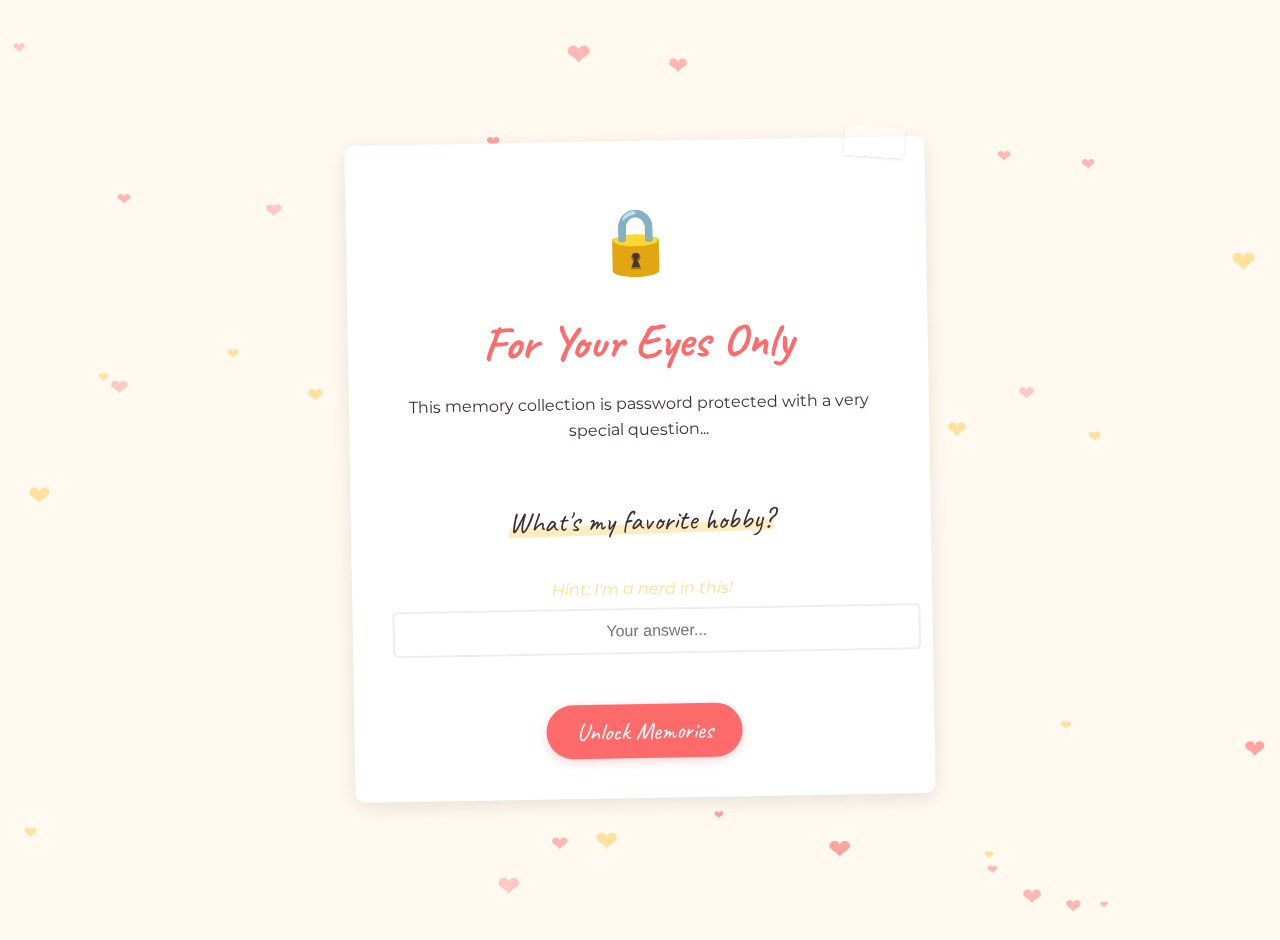
<file: index.html>
<!DOCTYPE html>
<html lang="en">
<head>
    <meta charset="UTF-8">
    <meta name="viewport" content="width=device-width, initial-scale=1.0">
    <title>For Your Eyes Only</title>
    <link rel="preconnect" href="https://fonts.googleapis.com">
    <link rel="preconnect" href="https://fonts.gstatic.com" crossorigin>
    <link href="https://fonts.googleapis.com/css2?family=Caveat:wght@400;700&family=Montserrat:wght@300;400;600&display=swap" rel="stylesheet">
    <style>
        :root {
            --paper: #FFF9F0;
            --ink: #3A2D32;
            --accent: #FF6B6B;
            --highlight: #FFD166;
        }
        
        body {
            transition: opacity 0.6s ease;
            opacity: 1;
            font-family: 'Montserrat', sans-serif;
            background-color: var(--paper);
            color: var(--ink);
            background-image: url('https://www.transparenttextures.com/patterns/cream-paper.png');
            height: 100vh;
            display: flex;
            justify-content: center;
            align-items: center;
            text-align: center;
            padding: 20px;
            margin: 0;
        }
        
        .lock-container {
            max-width: 500px;
            background: white;
            padding: 40px;
            border-radius: 10px;
            box-shadow: 0 5px 20px rgba(0,0,0,0.1);
            position: relative;
            transform: rotate(-1deg);
        }
        
        .lock-container::before {
            content: "";
            position: absolute;
            top: -10px;
            right: 20px;
            width: 60px;
            height: 30px;
            background: rgba(255,255,255,0.4);
            transform: rotate(5deg);
            box-shadow: 0 1px 3px rgba(0,0,0,0.1);
        }
        
        h1 {
            font-family: 'Caveat', cursive;
            font-size: 3rem;
            color: var(--accent);
            margin-bottom: 20px;
        }
        
        p {
            margin-bottom: 30px;
            line-height: 1.6;
        }
        
        .lock-icon {
            font-size: 4rem;
            margin: 20px 0;
            color: var(--accent);
            animation: bounce 2s infinite;
        }
        
        @keyframes bounce {
            0%, 20%, 50%, 80%, 100% {transform: translateY(0);}
            40% {transform: translateY(-20px);}
            60% {transform: translateY(-10px);}
        }
        
        .question {
            font-family: 'Caveat', cursive;
            font-size: 1.8rem;
            color: var(--ink);
            margin: 30px 0;
            position: relative;
            display: inline-block;
        }
        
        .question::after {
            content: "";
            position: absolute;
            bottom: 5px;
            left: 0;
            width: 100%;
            height: 10px;
            background-color: var(--highlight);
            opacity: 0.4;
            z-index: -1;
            transform: rotate(-1deg);
        }
        
        input {
            width: 100%;
            padding: 12px;
            margin: 10px 0 20px;
            border: 2px solid #eee;
            border-radius: 5px;
            font-size: 1rem;
            transition: all 0.3s;
            text-align: center;
        }
        
        input:focus {
            outline: none;
            border-color: var(--accent);
            box-shadow: 0 0 5px rgba(255,107,107,0.3);
        }
        
        button {
            background: var(--accent);
            color: white;
            border: none;
            padding: 12px 30px;
            border-radius: 50px;
            font-family: 'Caveat', cursive;
            font-size: 1.5rem;
            cursor: pointer;
            transition: all 0.3s;
            box-shadow: 0 3px 10px rgba(255,107,107,0.3);
        }
        
        button:hover {
            transform: scale(1.05);
            box-shadow: 0 5px 15px rgba(255,107,107,0.4);
        }
        
        .error-message {
            color: var(--accent);
            margin-top: 10px;
            height: 20px;
            font-size: 0.9rem;
        }
        
        .hidden {
            display: none;
        }
        
        /* Hearts background (same as before) */
        .hearts {
            position: fixed;
            top: 0;
            left: 0;
            width: 100%;
            height: 100%;
            pointer-events: none;
            z-index: -1;
        }
        
        .heart {
            position: absolute;
            font-size: 20px;
            color: rgba(255, 107, 107, 0.6);
            animation: float-heart linear infinite;
            pointer-events: none;
        }
        
        @keyframes float-heart {
            0% {
                transform: translateY(0) rotate(0deg);
                opacity: 1;
            }
            100% {
                transform: translateY(-100vh) rotate(360deg);
                opacity: 0;
            }
        }
        .clue-text {
            font-size: 1rem;
            color: var(--highlight); /* You can use a softer color, or make it a light shade of the accent color */
            font-style: italic;
            margin-top: 10px;
            opacity: 0.7; /* Makes the clue look less prominent */
        }

    </style>
</head>
<body>
    <div class="hearts" id="hearts"></div>
    
    <div id="lock-screen" class="lock-container">
        <div class="lock-icon">🔒</div>
        <h1>For Your Eyes Only</h1>
        <p>This memory collection is password protected with a very special question...</p>
        
        <div class="question">What's my favorite hobby?</div>
        <div class="clue-text">Hint: I'm a nerd in this!</div>
        
        <input type="text" id="password-input" placeholder="Your answer...">
        <div id="error-message" class="error-message"></div>
        <button onclick="checkPassword()">Unlock Memories</button>
    </div>
    
    <!-- Your existing scrapbook content - initially hidden -->
    <div id="scrapbook-content" class="hidden">
        <!-- PASTE YOUR ENTIRE EXISTING SCRAPBOOK HTML HERE -->
    </div>
    
    <script>
            // Create floating hearts
            function createHearts() {
                const heartsContainer = document.createElement('div');
                heartsContainer.className = 'hearts';
                document.body.appendChild(heartsContainer);

                const heartColors = [
                    'rgba(255, 107, 107, 0.6)',  // --accent
                    'rgba(255, 209, 102, 0.6)',  // --highlight
                    'rgba(255, 138, 138, 0.6)',
                    'rgba(255, 166, 166, 0.6)'
                ];

                // Function to create a single heart
                function createSingleHeart() {
                    const heart = document.createElement('div');
                    heart.className = 'heart';
                    heart.innerHTML = '❤';
                    heart.style.left = Math.random() * 100 + 'vw';
                    heart.style.top = Math.random() * 100 + 'vh';
                    heart.style.fontSize = (Math.random() * 20 + 10) + 'px';
                    heart.style.animationDuration = (Math.random() * 15 + 10) + 's';
                    heart.style.color = heartColors[Math.floor(Math.random() * heartColors.length)];
                    heartsContainer.appendChild(heart);

                    // Remove heart after animation completes
                    setTimeout(() => {
                        heart.remove();
                    }, parseFloat(heart.style.animationDuration) * 1000);
                }

                // Initially create 20 hearts
                for (let i = 0; i < 20; i++) {
                    createSingleHeart();
                }

                // Keep creating new hearts while maintaining a max of 20 on screen
                setInterval(() => {
                    if (heartsContainer.childElementCount < 20) {
                        createSingleHeart();
                    }
                }, 500);  // Check every 500ms to add a heart if needed
            }

            createHearts();

        
        function checkPassword() {
            const correctAnswers = ["reading", "gaming", "me"];
            const userInput = document.getElementById('password-input').value.trim().toLowerCase();
            const errorElement = document.getElementById('error-message');
            
            if (correctAnswers.includes(userInput)) {
                // Create fade-out effect
                document.body.style.transition = 'opacity 0.8s ease';
                document.body.style.opacity = '0';
                
                // Store the flag in localStorage
                localStorage.setItem('passwordUnloacked', 'true');
                
                // Create celebration effect
                for (let i = 0; i < 50; i++) {
                    setTimeout(() => {
                        const heart = document.createElement('div');
                        heart.className = 'heart';
                        heart.innerHTML = ['❤', '✨', '🎉'][Math.floor(Math.random() * 3)];
                        heart.style.left = Math.random() * 100 + 'vw';
                        heart.style.top = '100vh';
                        heart.style.fontSize = (Math.random() * 20 + 15) + 'px';
                        heart.style.animationDuration = (Math.random() * 3 + 2) + 's';
                        heart.style.color = ['#FF6B6B', '#FFD166', '#06D6A0'][Math.floor(Math.random() * 3)];
                        document.getElementById('hearts').appendChild(heart);
                        
                        setTimeout(() => {
                            heart.remove();
                        }, parseFloat(heart.style.animationDuration) * 1000);
                    }, i * 100);
                }
                
                // Redirect after fade-out completes
                setTimeout(() => {
                    window.location.href = 'home.html';
                }, 800); // Match this with the transition duration
            } else {
                // Wrong answer handling (existing code)
                errorElement.textContent = "Hmm, that doesn't sound quite right... try again!";
                document.getElementById('password-input').style.borderColor = "var(--accent)";
                document.getElementById('password-input').value = "";
                
                document.getElementById('lock-screen').style.animation = "shake 0.5s";
                setTimeout(() => {
                    document.getElementById('lock-screen').style.animation = "";
                }, 500);
            }
        }

        
        // Add shake animation
        const style = document.createElement('style');
        style.textContent = `
            @keyframes shake {
                0%, 100% { transform: rotate(-1deg) translateX(0); }
                20%, 60% { transform: rotate(-1deg) translateX(-5px); }
                40%, 80% { transform: rotate(-1deg) translateX(5px); }
            }
        `;
        document.head.appendChild(style);
        
        // Allow pressing Enter to submit
        document.getElementById('password-input').addEventListener('keypress', function(e) {
            if (e.key === 'Enter') {
                checkPassword();
            }
        });
        
        // Start hearts when page loads
        document.addEventListener('DOMContentLoaded', function() {
            createHearts();
        });
    </script>
</body>
</html>
</file>
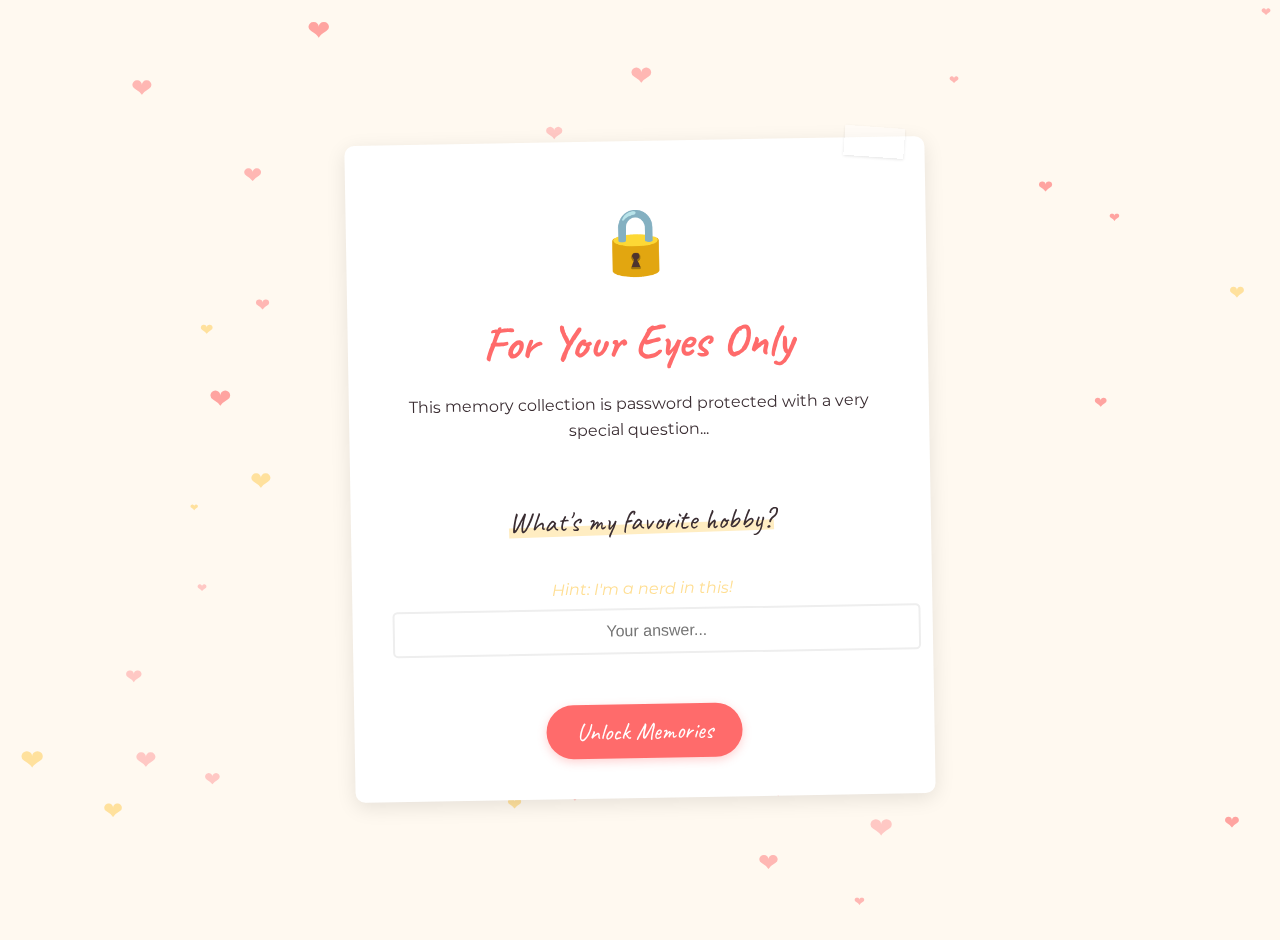
<file: home.html>
<!DOCTYPE html>
<html lang="en">
<head>
    <meta charset="UTF-8">
    <meta name="viewport" content="width=device-width, initial-scale=1.0">
    <title>Your Memory Collection</title>
    <link rel="preconnect" href="https://fonts.googleapis.com">
    <link rel="preconnect" href="https://fonts.gstatic.com" crossorigin>
    <link href="https://fonts.googleapis.com/css2?family=Caveat:wght@400;700&family=Montserrat:wght@300;400;600&display=swap" rel="stylesheet">
    <link rel="stylesheet" href="main.css">
    <script>
        // Check if the user has unlocked the page
        if (!localStorage.getItem('passwordUnloacked')) {
            window.location.href = 'index.html'; // Redirect to password page if not unlocked
        }
    </script>
 
</head>
<body>
    <h1>Our Little Collection</h1>
    <p class="subtitle">A little space on the internet created just for you, filled with warmth and appreciation</p>
    <div class="scrapbook">
        <!-- Welcome Memory -->
        <div class="memory" style="transform: rotate(-1deg);">
            <div class="sticker" style="top: -15px; right: -15px; transform: rotate(15deg);">✨</div>
            <h2>Welcome</h2>
            <p>This is our personal scrapbook - a collection of moments, feelings, and memories that celebrate you.</p>
            <p>Each piece here is like a page in our story, carefully arranged just for you to revisit whenever you need.</p>
            <div class="polaroid">
                <img src="https://images.unsplash.com/photo-1518199266791-5375a83190b7?ixlib=rb-1.2.1&auto=format&fit=crop&w=500&q=60" alt="Open book">
                <div class="polaroid-caption">Our story</div>
            </div>
        </div>
        
        <!-- Music Memory -->
        <div class="memory" style="transform: rotate(2deg);">
            <div class="sticker" style="top: 10px; left: -10px; transform: rotate(-10deg);">🎵</div>
            <h2>Our Soundtrack</h2>
            <p>These are the melodies that paint the background of our story:</p>
            <div class="spotify-embed">
                <iframe style="border-radius:12px" src="https://open.spotify.com/embed/playlist/6R5v0KIfRk66zHG7C4JspV?utm_source=generator" width="100%" height="152" frameBorder="0" allowfullscreen="" allow="autoplay; clipboard-write; encrypted-media; fullscreen; picture-in-picture" loading="lazy"></iframe>
            </div>
            <p>Every note feels special when I imagine you listening too.</p>
        </div>
        
        <!-- Letter Memory -->
        <div class="memory drawn-border" style="transform: rotate(-2deg);">
            <div class="sticker" style="bottom: -15px; right: -15px; transform: rotate(5deg);">💌</div>
            <h2>A Letter</h2>
            <div class="letter">
                <p>My dear,</p>
                <p>If memories were flowers, I'd gather every blossom we've created together into the most beautiful bouquet.</p>
                <p>You have this magical way of turning ordinary days into keepsakes I treasure. Thank you for being exactly who you are.</p>
                <p>Always yours,</p>
                <p>Me</p>
            </div>
        </div>

        <div class="memory" style="transform: rotate(-2deg);">
            <div class="sticker" style="top: -15px; right: -15px;">🌷</div>
            <h2>For You</h2>
            <p>Click anywhere to grow lilies, just like how my love for you grows every day.</p>
            <div class="lily-garden-instruction">
            <p><small>Psst... try clicking around the page!</small></p>
            </div>
        </div>
        
        <!-- Fun Facts Memory -->
        <div class="memory" style="transform: rotate(1deg);">
            <div class="sticker" style="top: -15px; left: 20px; transform: rotate(-5deg);">🔍</div>
            <h2>Little Discoveries</h2>
            <p>Click below to uncover something wonderful about you:</p>
            <button class="fact-btn" onclick="showFact()">Reveal a Secret</button>
            <div id="factDisplay"></div>
        </div>
        
        <!-- Photo Memory -->
        <div class="memory" style="transform: rotate(-3deg);">
            <div class="sticker" style="bottom: 10px; left: -15px; transform: rotate(-15deg);">📷</div>
            <h2>A Moment Captured</h2>
            <div class="polaroid">
                <img src="https://unsplash.com/photos/sunset-over-the-horizon-xP_AGmeEa6s" alt="Sunset">
                <div class="polaroid-caption">How I see you</div>
            </div>
            <p>Some moments are too precious to let fade. This is how I'll always remember you - radiant and full of light.</p>
        </div>
        
        <!-- Quote Memory -->
        <div class="memory" style="transform: rotate(2deg);">
            <div class="sticker" style="top: -10px; right: 10px; transform: rotate(10deg);">💫</div>
            <h2>Words to Keep</h2>
            <p style="font-style: italic; position: relative; padding-left: 20px;">
                <span style="position: absolute; left: 0; font-size: 2rem; line-height: 1; color: var(--muted);">"</span>
                You are not a drop in the ocean. You are the entire ocean in a drop.
                <span style="font-size: 2rem; line-height: 1; color: var(--muted); position: relative; top: 10px;">"</span>
            </p>
            <p style="text-align: right; color: var(--muted); margin-top: 10px;">— Rumi</p>
            <p style="margin-top: 20px;">This is how you make me feel - like an entire universe contained in one beautiful soul.</p>
        </div>

        <div class="memory" style="transform: rotate(2deg);">
            <div class="sticker" style="bottom: -15px; right: -15px; transform: rotate(5deg);">🌳</div>
            <h2>Reasons You're Wonderful</h2>
            <div class="tree-container">
                <div class="tree"></div>
                <div class="blossoms" id="blossoms"></div>
            </div>
            <button class="fact-btn" onclick="addBlossom()">Add a Reason</button>
        </div>
        <div class="memory" style="transform: rotate(-3deg);">
            <div class="sticker" style="bottom: 10px; left: -15px; transform: rotate(-15deg);">🏷️</div>
            <h2>Message in a Bottle</h2>
            <div class="bottle-container">
                <div class="bottle" onclick="openBottle()">
                    <div class="bottle-neck"></div>
                    <div class="message">Click to open</div>
                </div>
            </div>
        </div>
        <div class="memory" style="transform: rotate(1deg);">
            <div class="sticker" style="top: -15px; left: 20px; transform: rotate(-5deg);">⏳</div>
            <h2>Countdown to Us</h2>
            <div class="countdown-container">
                <div class="countdown-box">
                    <div id="days">00</div>
                    <div class="countdown-label">Days</div>
                </div>
                <div class="countdown-box">
                    <div id="hours">00</div>
                    <div class="countdown-label">Hours</div>
                </div>
                <div class="countdown-box">
                    <div id="minutes">00</div>
                    <div class="countdown-label">Minutes</div>
                </div>
                <div class="countdown-box">
                    <div id="seconds">00</div>
                    <div class="countdown-label">Seconds</div>
                </div>
            </div>
            <p style="text-align: center; margin-top: 10px;">Until our next anniversary!</p>
            <p style="text-align: center; margin-top: 10px;">(We're not together yet so ignore this)</p>
        </div>

        <div class="memory" style="transform: rotate(-2deg);">
            <div class="sticker" style="top: -15px; left: -15px; transform: rotate(-15deg);">✍️</div>
            <h2>Special Delivery</h2>
            <div class="letter-container">
                <button class="fact-btn" onclick="writeLetter()">Open Letter</button>
                <div id="animatedLetter" class="handwritten-letter"></div>
            </div>
        </div>
        
        <div class="memory" style="transform: rotate(-3deg);">
            <div class="sticker" style="top: -15px; right: -15px; transform: rotate(15deg);">✨</div>
            <h2>Messages in the Stars</h2>
            <div class="constellation-container">
                <canvas id="constellationCanvas" width="300" height="200"></canvas>
            </div>
            <p>Click on stars to reveal secret messages</p>
            <div id="starMessage" class="star-message"></div>
        </div>
    </div>
    
    <footer>
        <p>This collection grows more precious every day • Made with love</p>
        <div class="logout-container">
            <button class="logout-btn" onclick="logout()">
                <span class="logout-icon">🔒</span> Lock the Memories
            </button>
        </div>
    </footer>

 <script src="main.js"></script>
</body>
</html>
</file>
<file: main.css>
:root {
    --paper: #FFF9F0;
    --tape: rgba(255,255,255,0.4);
    --ink: #3A2D32;
    --accent: #FF6B6B;
    --highlight: #FFD166;
    --muted: #A5A5A5;
}

* {
    box-sizing: border-box;
    margin: 0;
    padding: 0;
}

body {
    opacity: 0;
    transition: opacity 0.9s ease;
    font-family: 'Montserrat', sans-serif;
    background-color: var(--paper);
    color: var(--ink);
    background-image: url('https://www.transparenttextures.com/patterns/cream-paper.png');
    line-height: 1.6;
    padding: 20px;
}

.scrapbook {
    max-width: 1200px;
    margin: 0 auto;
    display: grid;
    grid-template-columns: repeat(auto-fit, minmax(300px, 1fr));
    gap: 30px;
    padding: 20px;
}
    
.memory {
    background: 
        /* Layered paper texture */
        url('https://www.transparenttextures.com/patterns/soft-paper.png'),
        /* Coffee stain effects */
        url('https://www.transparenttextures.com/patterns/coffee-stains.png') center/30% no-repeat,
        /* Base color with subtle gradient */
        linear-gradient(to bottom right, #FFF9F0, #FFF4E5);
    border: 1px solid rgba(0,0,0,0.08);
    box-shadow: 
        0 3px 12px rgba(0,0,0,0.08),
        /* Inner shadow for depth */
        inset 0 0 30px rgba(0,0,0,0.03);
    padding: 25px;
    border-radius: 3px;
    box-shadow: 0 3px 10px rgba(0,0,0,0.1);
    position: relative;
    transition: transform 0.3s ease;
    min-height: 300px;
    display: flex;
    flex-direction: column;
}
.memory::after {
    content: "";
    position: absolute;
    top: 0;
    left: 0;
    right: 0;
    bottom: 0;
    background: 
        url('https://www.transparenttextures.com/patterns/aged-paper.png') center/cover;
    mix-blend-mode: multiply;
    opacity: 0.4;
    pointer-events: none;
}
        

/*
.memory {
    background: white;
    padding: 25px;
    border-radius: 3px;
    box-shadow: 0 3px 10px rgba(0,0,0,0.1);
    position: relative;
    transition: transform 0.3s ease;
    min-height: 300px;
    display: flex;
    flex-direction: column;
    border: 1px solid rgba(0,0,0,0.05);
}
*/      
.memory::before {
    content: "";
    position: absolute;
    top: -10px;
    right: 20px;
    width: 60px;
    height: 30px;
    background: var(--tape);
    transform: rotate(5deg);
    box-shadow: 0 1px 3px rgba(0,0,0,0.1);
}

.memory:hover {
    transform: translateY(-5px) rotate(1deg);
}

h1 {
    font-family: 'Caveat', cursive;
    font-size: 3.5rem;
    color: var(--ink);
    text-align: center;
    margin: 40px 0;
    position: relative;
    display: inline-block;
    left: 50%;
    transform: translateX(-50%);
}

h1::after {
    content: "";
    position: absolute;
    bottom: 5px;
    left: 0;
    width: 100%;
    height: 15px;
    background-color: var(--highlight);
    opacity: 0.5;
    z-index: -1;
    transform: rotate(-1deg);
}

h2 {
    font-family: 'Caveat', cursive;
    font-size: 2rem;
    margin-bottom: 15px;
    color: var(--accent);
    position: relative;
    display: inline-block;
}

h2::after {
    content: "";
    position: absolute;
    bottom: 2px;
    left: 0;
    width: 100%;
    height: 8px;
    background-color: var(--highlight);
    opacity: 0.3;
    z-index: -1;
}

p {
    margin-bottom: 15px;
    font-size: 1rem;
}

.music-note {
    font-size: 1.5rem;
    display: inline-block;
    animation: float 3s ease-in-out infinite;
    margin: 0 2px;
}

@keyframes float {
    0%, 100% { transform: translateY(0); }
    50% { transform: translateY(-10px); }
}

.polaroid {
    background: white;
    padding: 15px 15px 40px 15px;
    box-shadow: 0 3px 10px rgba(0,0,0,0.2);
    transform: rotate(-2deg);
    margin: 20px auto;
    max-width: 250px;
    position: relative;
}

.polaroid::after {
    content: "";
    position: absolute;
    bottom: 15px;
    left: 50%;
    transform: translateX(-50%);
    width: 80%;
    height: 1px;
    background: var(--muted);
    opacity: 0.3;
}

.polaroid img {
    width: 100%;
    height: auto;
    display: block;
    filter: sepia(0.2) contrast(1.1);
}

.polaroid-caption {
    text-align: center;
    font-family: 'Caveat', cursive;
    font-size: 1.2rem;
    margin-top: 10px;
    color: var(--ink);
}

.spotify-embed {
    margin: 20px 0;
    border-radius: 12px;
    overflow: hidden;
    box-shadow: 0 5px 15px rgba(0,0,0,0.1);
    transform: rotate(1deg);
}

.letter {
    position: relative;
    padding: 25px;
    background: linear-gradient(to bottom, #fff8f8, #ffffff);
    border-radius: 3px;
    box-shadow: inset 0 0 10px rgba(0,0,0,0.05);
    border-left: 3px solid var(--accent);
}

.letter::before {
    content: "";
    position: absolute;
    top: 0;
    left: 0;
    right: 0;
    bottom: 0;
    background-image: url('https://www.transparenttextures.com/patterns/notebook.png');
    opacity: 0.1;
    pointer-events: none;
}

.fact-btn {
    background: var(--accent);
    color: white;
    border: none;
    padding: 12px 25px;
    border-radius: 50px;
    font-family: 'Caveat', cursive;
    font-size: 1.3rem;
    cursor: pointer;
    transition: all 0.3s ease;
    box-shadow: 0 3px 10px rgba(255,107,107,0.3);
    margin: 10px 0;
    align-self: center;
}

.fact-btn:hover {
    transform: scale(1.05);
    box-shadow: 0 5px 15px rgba(255,107,107,0.4);
}

#factDisplay {
    margin: 20px 0;
    padding: 20px;
    background: white;
    border-radius: 3px;
    box-shadow: 0 3px 10px rgba(0,0,0,0.1);
    border-left: 3px solid var(--highlight);
    display: none;
    position: relative;
}

#factDisplay::before {
    content: "";
    position: absolute;
    top: 10px;
    left: 10px;
    font-size: 4rem;
    color: rgba(0,0,0,0.05);
    font-family: serif;
    line-height: 1;
}

footer {
    text-align: center;
    margin: 50px 0 20px;
    font-family: 'Caveat', cursive;
    font-size: 1.5rem;
    color: var(--muted);
}

/* Responsive adjustments */
@media (max-width: 768px) {
    .scrapbook {
        grid-template-columns: 1fr;
    }
    
    h1 {
        font-size: 2.5rem;
    }
}
    
/* Sticker elements */
.sticker {
    position: absolute;
    font-size: 1.5rem;
    opacity: 0.8;
    z-index: 10;
}

/* Hand-drawn border for some memories */
.drawn-border {
    position: relative;
}

.drawn-border::after {
    content: "";
    position: absolute;
    top: -5px;
    left: -5px;
    right: -5px;
    bottom: -5px;
    border: 2px dashed var(--accent);
    border-radius: 5px;
    opacity: 0.3;
    pointer-events: none;
}
.subtitle {
    padding-bottom: 15px;
    text-align: center;
    font-size: 1.2rem;
    opacity: 0.9;
    max-width: 600px; 
    margin: 0 auto;
}

/* Floating Hearts */
.hearts {
    position: fixed;
    top: 0;
    left: 0;
    width: 100%;
    height: 100%;
    pointer-events: none;
    z-index: -1;
}

.heart {
    position: absolute;
    font-size: 20px;
    color: rgba(255, 107, 107, 0.6);
    animation: float-heart linear infinite;
    pointer-events: none;
}

@keyframes float-heart {
    0% {
        transform: translateY(0) rotate(0deg);
        opacity: 1;
    }
    100% {
        transform: translateY(-100vh) rotate(360deg);
        opacity: 0;
    }
}



.tree-container {
    position: relative;
    height: 200px;
    margin: 20px 0;
}
.tree {
    position: absolute;
    bottom: 0;
    left: 50%;
    transform: translateX(-50%);
    width: 0;
    height: 0;
    border-left: 40px solid transparent;
    border-right: 40px solid transparent;
    border-bottom: 120px solid #8B4513;
}
.blossoms {
    position: absolute;
    width: 100%;
    height: 100%;
}
.blossom {
    position: absolute;
    width: 30px;
    height: 30px;
    background: var(--accent);
    border-radius: 50% 50% 50% 0;
    transform: rotate(-45deg);
    opacity: 0.7;
    cursor: pointer;
    display: flex;
    align-items: center;
    justify-content: center;
    font-size: 12px;
    color: white;
    transform-origin: center;
    animation: sway 3s ease-in-out infinite;
}
@keyframes sway {
    0%, 100% { transform: rotate(-45deg) translateY(0); }
    50% { transform: rotate(-45deg) translateY(-5px); }
}

.bottle-container {
    text-align: center;
    margin: 20px 0;
}
.bottle {
    width: 100px;
    height: 150px;
    background: rgba(0, 150, 200, 0.2);
    border-radius: 30px 30px 5px 5px;
    border: 2px solid rgba(0, 100, 150, 0.5);
    position: relative;
    margin: 0 auto;
    cursor: pointer;
    transition: all 0.5s ease;
}
.bottle:hover {
    transform: scale(1.1);
}
.bottle-neck {
    width: 30px;
    height: 50px;
    background: rgba(0, 150, 200, 0.3);
    border-radius: 5px 5px 0 0;
    border: 2px solid rgba(0, 100, 150, 0.5);
    position: absolute;
    top: -50px;
    left: 35px;
}
.message {
    position: absolute;
    bottom: 10px;
    width: 100%;
    text-align: center;
    font-family: 'Caveat', cursive;
    color: var(--ink);
}

    .countdown-container {
        display: flex;
        justify-content: space-around;
        margin: 20px 0;
    }
    .countdown-box {
        text-align: center;
    }
    .countdown-box div:first-child {
        font-size: 2rem;
        font-weight: bold;
        color: var(--accent);
    }
    .countdown-label {
        font-size: 0.8rem;
        color: var(--muted);
    }

        .logout-container {
            text-align: center;
            margin: 40px 0;
        }

        .logout-btn {
            background: rgba(255, 107, 107, 0.1);
            color: var(--accent);
            border: 1px solid var(--accent);
            padding: 10px 25px;
            border-radius: 50px;
            font-family: 'Montserrat', sans-serif;
            font-size: 0.9rem;
            cursor: pointer;
            transition: all 0.3s ease;
            display: inline-flex;
            align-items: center;
            gap: 8px;
        }

        .logout-btn:hover {
            background: rgba(255, 107, 107, 0.2);
            transform: translateY(-2px);
        }

        .logout-icon {
            font-size: 1.1rem;
            transition: transform 0.3s;
        }

        .logout-btn:hover .logout-icon {
            transform: rotate(15deg);
        }

/* Lily Container */
.lily {
position: absolute;
z-index: 1000;
width: 40px;
height: 80px;
pointer-events: none;
z-index: 100;
filter: drop-shadow(0 2px 8px rgba(0,0,0,0.15));
transform-origin: bottom center;
animation: 
    growLily 1.5s cubic-bezier(0.175, 0.885, 0.32, 1.275) forwards,
    gentleSway 6s ease-in-out infinite;
}

/* Lily Petals */
.lily-petal {
position: absolute;
width: 70%;
height: 70%;
background-size: contain;
background-repeat: no-repeat;
background-position: center;
transform-origin: center bottom;
opacity: 0.92;
top: 17%;
left: 8%;

will-change: transform, opacity;
transition: transform 0.3s ease;
z-index: 100 !important;
}

/* Create 6 petals in a circle */
.lily-petal:nth-child(1) { transform: rotate(0deg) scale(0.95); }
.lily-petal:nth-child(2) { transform: rotate(60deg) scale(1.05); }
.lily-petal:nth-child(3) { transform: rotate(120deg) scale(0.98); }
.lily-petal:nth-child(4) { transform: rotate(180deg) scale(1.02); }
.lily-petal:nth-child(5) { transform: rotate(240deg) scale(0.97); }
.lily-petal:nth-child(6) { transform: rotate(300deg) scale(1.03); }

/* Lily Center */
.lily-center {
position: absolute;
width: 24px;
height: 24px;
border-radius: 50%;
top: 90%;
left: 50%;
transform: translate(-50%, -50%);
z-index: 101;
box-shadow: 0 0 8px rgba(0,0,0,0.1);
}

/* Lily Center Dots */
.lily-center-dot {
position: absolute;
width: 4px;
height: 4px;
border-radius: 50%;
top: 50%;
left: 50%;
margin-top: -2px;
margin-left: -2px;
z-index: 102;
}

/* Lily Stem */
.lily-stem {
position: absolute;
width: 4px;
height: 0;
background: linear-gradient(to bottom, #2d4a07, #5a8215);
top: 100%;
left: 50%;
transform: translateX(-50%);
border-radius: 3px;
animation: growStem 1.5s cubic-bezier(0.215, 0.610, 0.355, 1.000) forwards;
z-index: 0;
}

.lily-leaf {
position: absolute;
height: 25px; 
border-radius: 50% 50% 20% 20% / 60% 60% 40% 40%; 
background: linear-gradient(
    to bottom right,
    hsl(120, 70%, 40%),
    hsl(120, 60%, 35%)
);
z-index: 0;
pointer-events: none;
/* Smooth animations (optional) */
transition: transform 0.5s ease-out, opacity 0.3s ease;
}

/* Pollen Particles */
.pollen-particle {
position: absolute;
border-radius: 50%;
pointer-events: none;
z-index: 101;
opacity: 0.8;
animation: 
    pollenFloat 2.5s ease-out forwards,
    pollenFade 2.5s ease-out forwards,
    pollenTwinkle 1.5s ease-in-out infinite;
}

/* Floating Message */
.floating-message {
position: absolute;
background: rgba(255, 255, 255, 0.95);
padding: 10px 20px;
border-radius: 20px;
color: #333;
box-shadow: 0 4px 15px rgba(0,0,0,0.1);
animation: floatUp 3.5s cubic-bezier(0.165, 0.840, 0.440, 1.000) forwards;
z-index: 1000;
pointer-events: none;
max-width: 200px;
text-align: center;
line-height: 1.4;
backdrop-filter: blur(2px);
}

/* Animations */
@keyframes growLily {
0% { transform: scale(0.1); opacity: 0; }
70% { transform: scale(1.1); opacity: 0.9; }
100% { transform: scale(1); opacity: 1; }
}

@keyframes growStem {
to { height: 180px; }
}

@keyframes growLeaf {
from { width: 0; }
to { width: 50px; }
}

@keyframes gentleSway {
0%, 100% { transform: rotate(-3deg); }
50% { transform: rotate(3deg); }
}

@keyframes petalShine {
0%, 100% { opacity: 0.9; filter: brightness(1); }
50% { opacity: 1; filter: brightness(1.1); }
}

@keyframes pollenFloat {
to { 
    transform: 
        translate(
            calc(var(--distance) * cos(var(--angle))), 
            calc(var(--distance) * sin(var(--angle)) * -1)
        )
        rotate(360deg);
}
}

@keyframes pollenFade {
to { opacity: 0; }
}

@keyframes pollenTwinkle {
0%, 100% { transform: scale(1); }
50% { transform: scale(1.2); }
}


@keyframes floatUp {
0% { transform: translateY(0) scale(0.9); opacity: 0; }
20% { transform: translateY(-10px) scale(1); opacity: 1; }
100% { transform: translateY(-120px) scale(0.95); opacity: 0; }
}




.handwritten-letter {
    background: #fff9e6;
    padding: 20px;
    margin-top: 15px;
    border-radius: 5px;
    border: 1px solid #e0c9a6;
    font-family: 'Caveat', cursive;
    font-size: 1.2rem;
    line-height: 1.6;
    min-height: 200px;
    display: none;
}



.constellation-container {
    margin: 20px auto;
    position: relative;
    width: 100%;
    height: 200px;
}

#constellationCanvas {
    width: 100%;
    background: #0a0a20;
    border-radius: 10px;
    display: block;
    cursor: pointer;
}

.star-message {
    width: 90%;
    background: rgba(10, 10, 32, 0.9);
    color: white;
    padding: 15px;
    border-radius: 8px;
    margin-top: 10px;
    display: none;
    font-family: 'Caveat', cursive;
    font-size: 1.2rem;
    text-align: center;
    border: 1px solid #444;
}
</file>
